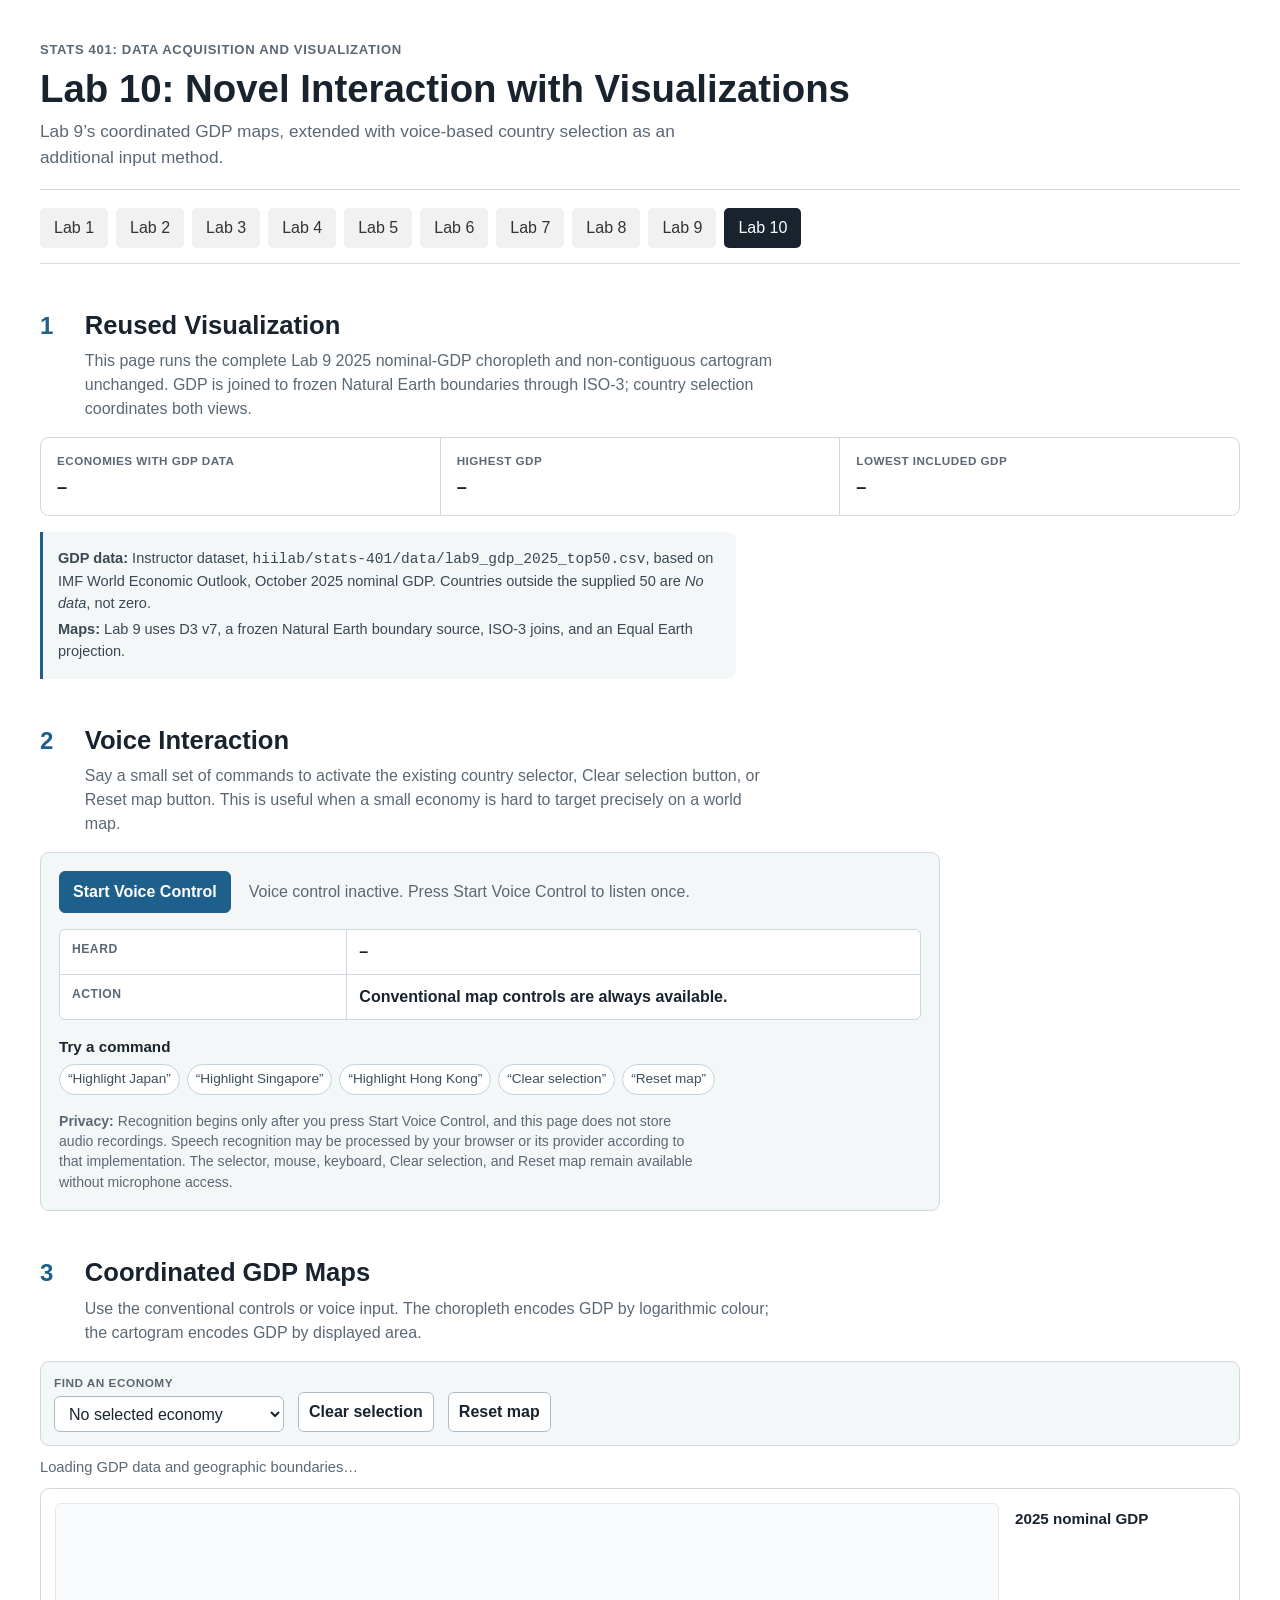
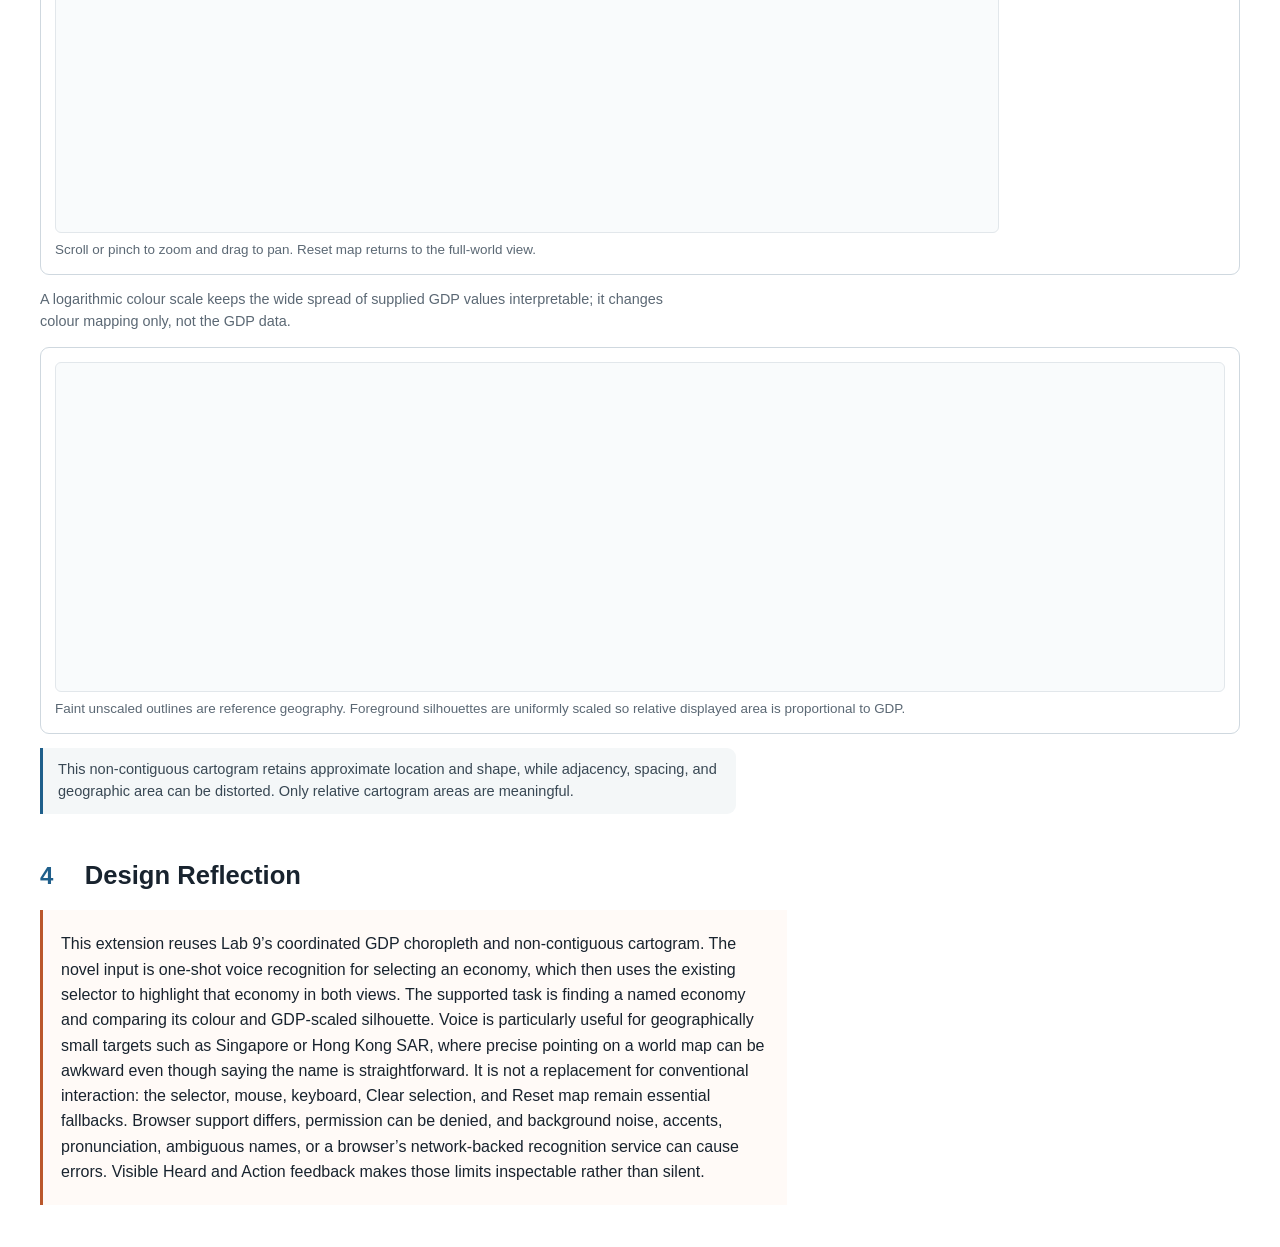
<file: lab10/index.html>
<!DOCTYPE html>
<html lang="en">
<head>
  <meta charset="utf-8">
  <meta name="viewport" content="width=device-width, initial-scale=1">
  <title>Lab 10: Novel Interaction with Visualizations</title>
  <link rel="icon" href="data:,">
  <link rel="stylesheet" href="../css/style.css">
  <link rel="stylesheet" href="../lab9/lab9.css">
  <link rel="stylesheet" href="lab10.css">
</head>
<body class="lab9-page lab10-page">
  <header class="lab9-header">
    <p class="lab9-course">STATS 401: Data Acquisition and Visualization</p>
    <h1>Lab 10: Novel Interaction with Visualizations</h1>
    <p class="lab9-subtitle">Lab 9&rsquo;s coordinated GDP maps, extended with voice-based country selection as an additional input method.</p>
  </header>
  <nav class="lab-nav" aria-label="Lab navigation">
    <a href="../lab1/">Lab 1</a><a href="../lab2/">Lab 2</a><a href="../lab3/">Lab 3</a><a href="../lab4/">Lab 4</a><a href="../lab5/">Lab 5</a><a href="../lab6/">Lab 6</a><a href="../lab7/">Lab 7</a><a href="../lab8/">Lab 8</a><a href="../lab9/">Lab 9</a><a href="../lab10/" aria-current="page">Lab 10</a>
  </nav>
  <main>
    <div id="load-error" class="lab9-error" role="alert" hidden></div>
    <section class="lab9-section" aria-labelledby="reuse-heading">
      <div class="lab9-heading"><p aria-hidden="true">1</p><div><h2 id="reuse-heading">Reused Visualization</h2><p>This page runs the complete Lab 9 2025 nominal-GDP choropleth and non-contiguous cartogram unchanged. GDP is joined to frozen Natural Earth boundaries through ISO-3; country selection coordinates both views.</p></div></div>
      <dl class="lab9-stats" aria-label="GDP dataset summary"><div><dt>Economies with GDP data</dt><dd id="stat-count">&ndash;</dd></div><div><dt>Highest GDP</dt><dd id="stat-high">&ndash;</dd></div><div><dt>Lowest included GDP</dt><dd id="stat-low">&ndash;</dd></div></dl>
      <div class="lab9-source"><p><strong>GDP data:</strong> Instructor dataset, <code>hiilab/stats-401/data/lab9_gdp_2025_top50.csv</code>, based on IMF World Economic Outlook, October 2025 nominal GDP. Countries outside the supplied 50 are <em>No data</em>, not zero.</p><p><strong>Maps:</strong> Lab 9 uses D3 v7, a frozen Natural Earth boundary source, ISO-3 joins, and an Equal Earth projection.</p></div>
    </section>

    <section class="lab9-section" aria-labelledby="voice-heading">
      <div class="lab9-heading"><p aria-hidden="true">2</p><div><h2 id="voice-heading">Voice Interaction</h2><p>Say a small set of commands to activate the existing country selector, Clear selection button, or Reset map button. This is useful when a small economy is hard to target precisely on a world map.</p></div></div>
      <div class="voice-panel">
        <div class="voice-start"><button id="voice-button" type="button">Start Voice Control</button><p id="voice-status" aria-live="polite">Checking browser support for voice control&hellip;</p></div>
        <dl class="voice-feedback"><div><dt>Heard</dt><dd id="voice-heard" aria-live="polite">&ndash;</dd></div><div><dt>Action</dt><dd id="voice-action" aria-live="polite">&ndash;</dd></div></dl>
        <div class="voice-examples"><h3>Try a command</h3><ul><li>&ldquo;Highlight Japan&rdquo;</li><li>&ldquo;Highlight Singapore&rdquo;</li><li>&ldquo;Highlight Hong Kong&rdquo;</li><li>&ldquo;Clear selection&rdquo;</li><li>&ldquo;Reset map&rdquo;</li></ul></div>
        <p class="voice-privacy"><strong>Privacy:</strong> Recognition begins only after you press Start Voice Control, and this page does not store audio recordings. Speech recognition may be processed by your browser or its provider according to that implementation. The selector, mouse, keyboard, Clear selection, and Reset map remain available without microphone access.</p>
      </div>
    </section>

    <section class="lab9-section" aria-labelledby="maps-heading">
      <div class="lab9-heading"><p aria-hidden="true">3</p><div><h2 id="maps-heading">Coordinated GDP Maps</h2><p>Use the conventional controls or voice input. The choropleth encodes GDP by logarithmic colour; the cartogram encodes GDP by displayed area.</p></div></div>
      <div class="lab9-controls" aria-label="Map controls"><div class="lab9-control"><label for="country-select">Find an economy</label><select id="country-select"><option value="">No selected economy</option></select></div><button id="clear-selection" type="button">Clear selection</button><button id="reset-map" type="button">Reset map</button></div>
      <p id="selection-status" class="lab9-status" aria-live="polite">Loading GDP data and geographic boundaries&hellip;</p>
      <div class="lab9-map-card"><figure><svg id="choropleth-map" role="img" aria-labelledby="choropleth-title choropleth-desc"></svg><figcaption>Scroll or pinch to zoom and drag to pan. Reset map returns to the full-world view.</figcaption></figure><aside class="lab9-legend" aria-label="Choropleth legend"><h3>2025 nominal GDP</h3><div id="choropleth-legend"></div></aside></div>
      <p class="lab9-note">A logarithmic colour scale keeps the wide spread of supplied GDP values interpretable; it changes colour mapping only, not the GDP data.</p>
      <div class="lab9-map-card lab9-cart-card"><figure><svg id="cartogram-map" role="img" aria-labelledby="cartogram-title cartogram-desc"></svg><figcaption>Faint unscaled outlines are reference geography. Foreground silhouettes are uniformly scaled so relative displayed area is proportional to GDP.</figcaption></figure></div>
      <p class="lab9-cart-note">This non-contiguous cartogram retains approximate location and shape, while adjacency, spacing, and geographic area can be distorted. Only relative cartogram areas are meaningful.</p>
    </section>

    <section class="lab9-section" aria-labelledby="reflection-heading">
      <div class="lab9-heading"><p aria-hidden="true">4</p><div><h2 id="reflection-heading">Design Reflection</h2></div></div>
      <div id="reflection-text" class="lab10-reflection"><p>This extension reuses Lab 9&rsquo;s coordinated GDP choropleth and non-contiguous cartogram. The novel input is one-shot voice recognition for selecting an economy, which then uses the existing selector to highlight that economy in both views. The supported task is finding a named economy and comparing its colour and GDP-scaled silhouette. Voice is particularly useful for geographically small targets such as Singapore or Hong Kong SAR, where precise pointing on a world map can be awkward even though saying the name is straightforward. It is not a replacement for conventional interaction: the selector, mouse, keyboard, Clear selection, and Reset map remain essential fallbacks. Browser support differs, permission can be denied, and background noise, accents, pronunciation, ambiguous names, or a browser&rsquo;s network-backed recognition service can cause errors. Visible Heard and Action feedback makes those limits inspectable rather than silent.</p></div>
    </section>
  </main>
  <div id="tooltip" class="lab9-tooltip" role="status" aria-hidden="true"></div>
  <script src="https://d3js.org/d3.v7.min.js"></script>
  <script src="../lab9/lab9.js"></script>
  <script>
    // Local deterministic browser-QA seam; inert unless a mockSpeech/mockError
    // query parameter is explicitly supplied. It never accesses a microphone.
    if (new URLSearchParams(window.location.search).has("forceUnsupported")) window.__lab10ForceUnsupported = true;
    if (new URLSearchParams(window.location.search).has("mockSpeech") || new URLSearchParams(window.location.search).has("mockError")) {
      window.__lab10MockSpeechRecognition = class {
        constructor() { window.__lab10MockInstance = this; }
        start() {
          window.__lab10MockStartCount = (window.__lab10MockStartCount || 0) + 1;
          const query = new URLSearchParams(window.location.search);
          if (query.has("mockError")) this.onerror({ error: query.get("mockError") });
          else this.onresult({ results: [[{ transcript: query.get("mockSpeech") || "" }]] });
          this.onend();
        }
      };
    }
  </script>
  <script src="lab10.js"></script>
</body>
</html>
</file>
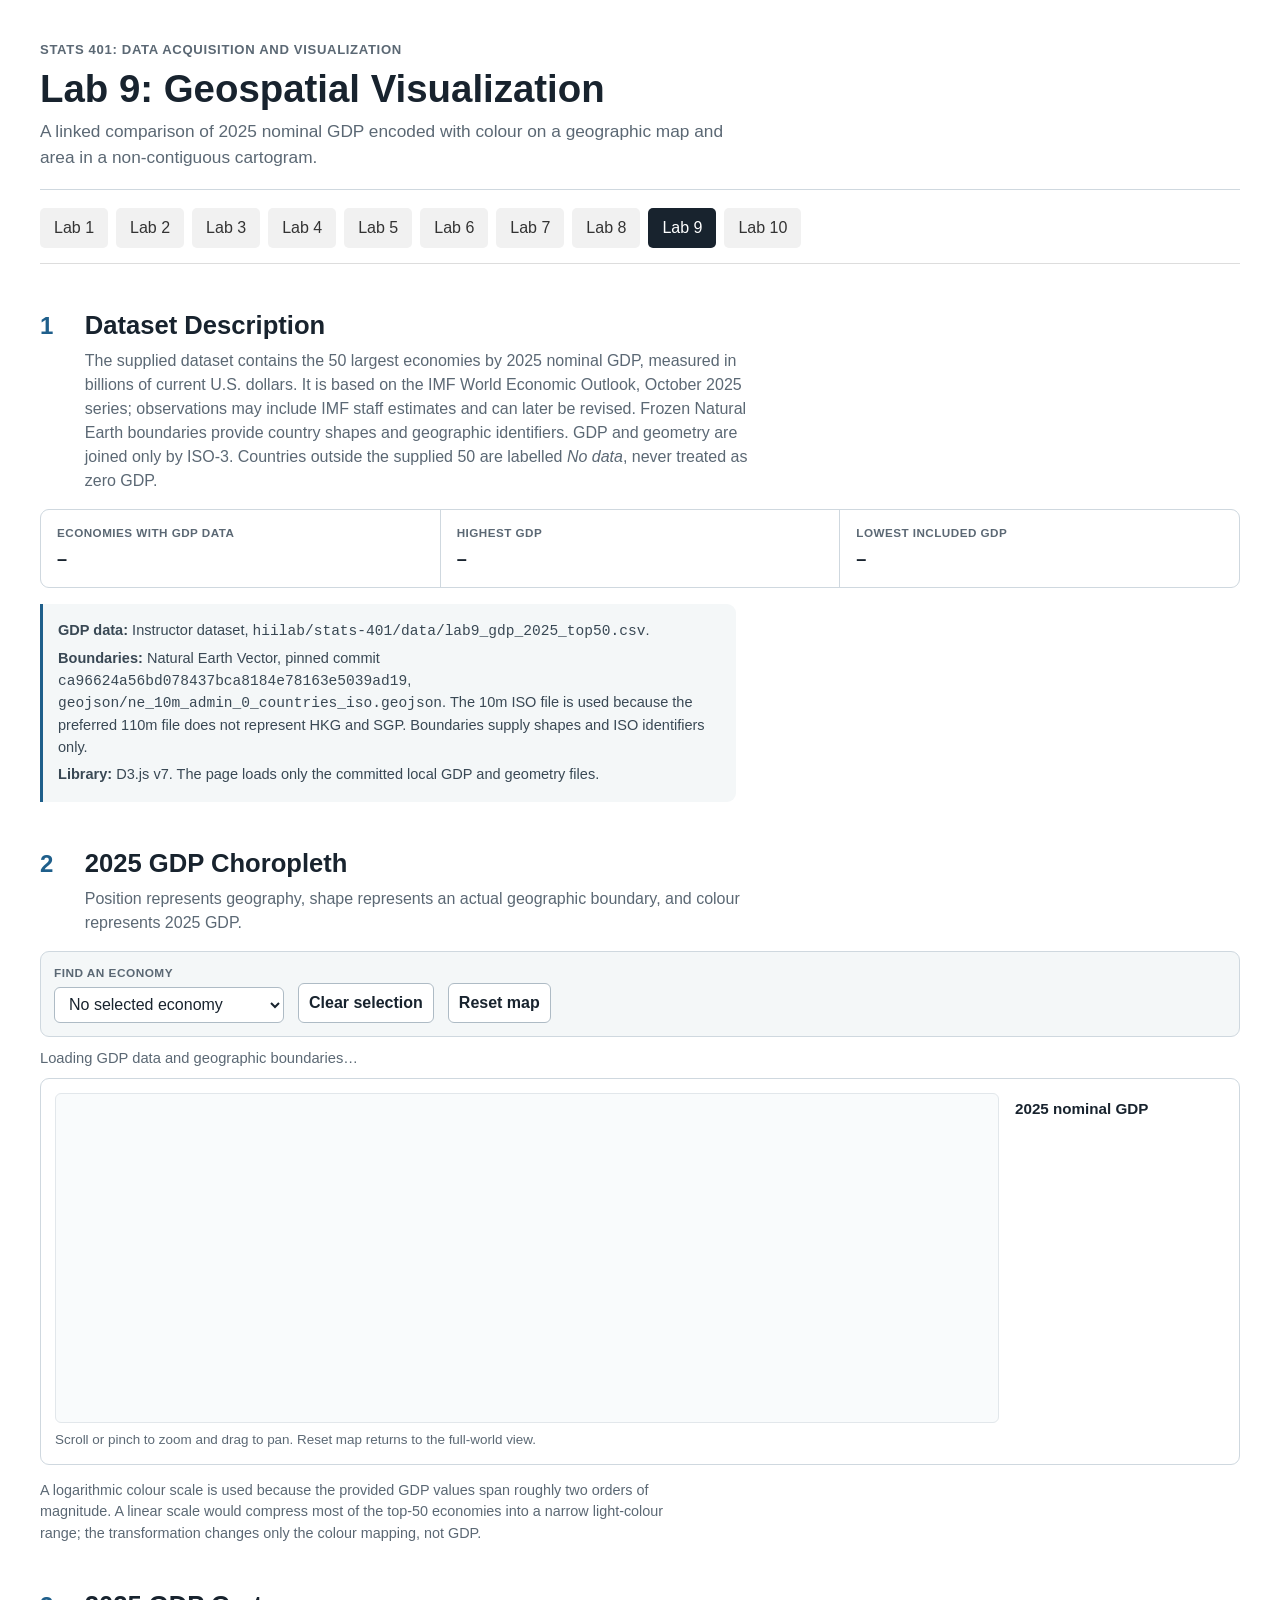
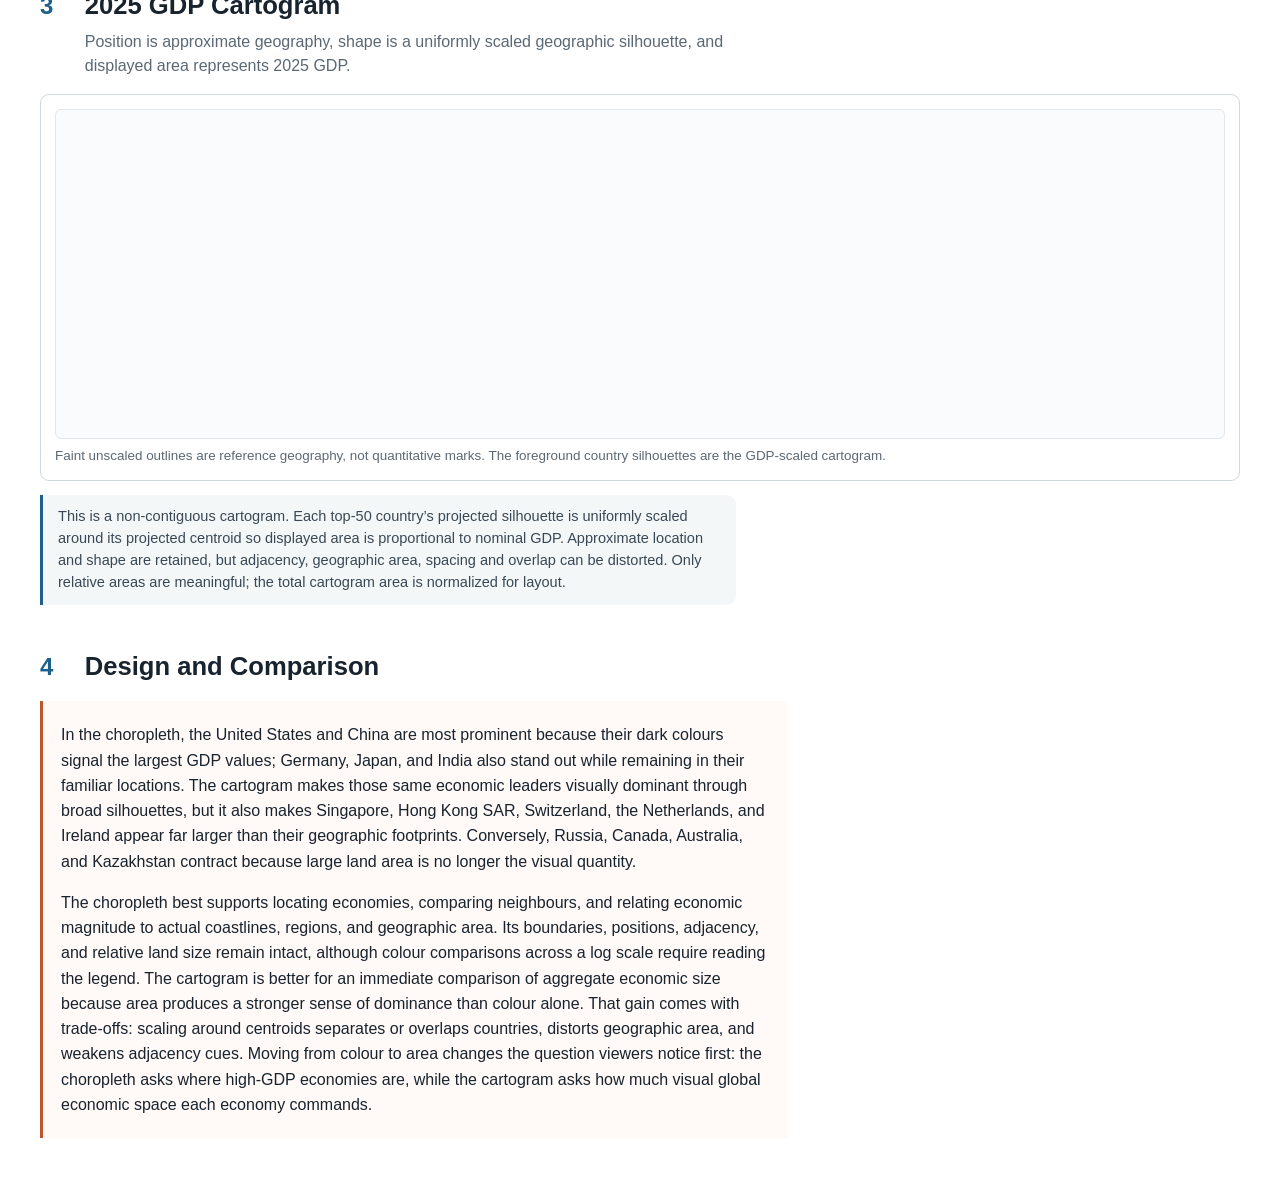
<file: lab9/index.html>
<!DOCTYPE html>
<html lang="en">
<head>
  <meta charset="utf-8">
  <meta name="viewport" content="width=device-width, initial-scale=1">
  <title>Lab 9: Geospatial Visualization</title>
  <link rel="icon" href="data:,">
  <link rel="stylesheet" href="../css/style.css">
  <link rel="stylesheet" href="lab9.css">
</head>
<body class="lab9-page">
  <header class="lab9-header">
    <p class="lab9-course">STATS 401: Data Acquisition and Visualization</p>
    <h1>Lab 9: Geospatial Visualization</h1>
    <p class="lab9-subtitle">A linked comparison of 2025 nominal GDP encoded with colour on a geographic map and area in a non-contiguous cartogram.</p>
  </header>
  <nav class="lab-nav" aria-label="Lab navigation">
    <a href="../lab1/">Lab 1</a><a href="../lab2/">Lab 2</a><a href="../lab3/">Lab 3</a><a href="../lab4/">Lab 4</a><a href="../lab5/">Lab 5</a><a href="../lab6/">Lab 6</a><a href="../lab7/">Lab 7</a><a href="../lab8/">Lab 8</a><a href="../lab9/" aria-current="page">Lab 9</a><a href="../lab10/">Lab 10</a>
  </nav>
  <main>
    <div id="load-error" class="lab9-error" role="alert" hidden></div>
    <section class="lab9-section" aria-labelledby="dataset-heading">
      <div class="lab9-heading"><p aria-hidden="true">1</p><div><h2 id="dataset-heading">Dataset Description</h2><p>The supplied dataset contains the 50 largest economies by 2025 nominal GDP, measured in billions of current U.S. dollars. It is based on the IMF World Economic Outlook, October 2025 series; observations may include IMF staff estimates and can later be revised. Frozen Natural Earth boundaries provide country shapes and geographic identifiers. GDP and geometry are joined only by ISO-3. Countries outside the supplied 50 are labelled <em>No data</em>, never treated as zero GDP.</p></div></div>
      <dl class="lab9-stats" aria-label="GDP dataset summary"><div><dt>Economies with GDP data</dt><dd id="stat-count">&ndash;</dd></div><div><dt>Highest GDP</dt><dd id="stat-high">&ndash;</dd></div><div><dt>Lowest included GDP</dt><dd id="stat-low">&ndash;</dd></div></dl>
      <div class="lab9-source"><p><strong>GDP data:</strong> Instructor dataset, <code>hiilab/stats-401/data/lab9_gdp_2025_top50.csv</code>.</p><p><strong>Boundaries:</strong> Natural Earth Vector, pinned commit <code>ca96624a56bd078437bca8184e78163e5039ad19</code>, <code>geojson/ne_10m_admin_0_countries_iso.geojson</code>. The 10m ISO file is used because the preferred 110m file does not represent HKG and SGP. Boundaries supply shapes and ISO identifiers only.</p><p><strong>Library:</strong> D3.js v7. The page loads only the committed local GDP and geometry files.</p></div>
    </section>
    <section class="lab9-section" aria-labelledby="choropleth-heading">
      <div class="lab9-heading"><p aria-hidden="true">2</p><div><h2 id="choropleth-heading">2025 GDP Choropleth</h2><p>Position represents geography, shape represents an actual geographic boundary, and colour represents 2025 GDP.</p></div></div>
      <div class="lab9-controls" aria-label="Map controls"><div class="lab9-control"><label for="country-select">Find an economy</label><select id="country-select"><option value="">No selected economy</option></select></div><button id="clear-selection" type="button">Clear selection</button><button id="reset-map" type="button">Reset map</button></div>
      <p id="selection-status" class="lab9-status" aria-live="polite">Loading GDP data and geographic boundaries&hellip;</p>
      <div class="lab9-map-card"><figure><svg id="choropleth-map" role="img" aria-labelledby="choropleth-title choropleth-desc"></svg><figcaption>Scroll or pinch to zoom and drag to pan. Reset map returns to the full-world view.</figcaption></figure><aside class="lab9-legend" aria-label="Choropleth legend"><h3>2025 nominal GDP</h3><div id="choropleth-legend"></div></aside></div>
      <p class="lab9-note">A logarithmic colour scale is used because the provided GDP values span roughly two orders of magnitude. A linear scale would compress most of the top-50 economies into a narrow light-colour range; the transformation changes only the colour mapping, not GDP.</p>
    </section>
    <section class="lab9-section" aria-labelledby="cartogram-heading">
      <div class="lab9-heading"><p aria-hidden="true">3</p><div><h2 id="cartogram-heading">2025 GDP Cartogram</h2><p>Position is approximate geography, shape is a uniformly scaled geographic silhouette, and displayed area represents 2025 GDP.</p></div></div>
      <div class="lab9-map-card lab9-cart-card"><figure><svg id="cartogram-map" role="img" aria-labelledby="cartogram-title cartogram-desc"></svg><figcaption>Faint unscaled outlines are reference geography, not quantitative marks. The foreground country silhouettes are the GDP-scaled cartogram.</figcaption></figure></div>
      <p class="lab9-cart-note">This is a non-contiguous cartogram. Each top-50 country&rsquo;s projected silhouette is uniformly scaled around its projected centroid so displayed area is proportional to nominal GDP. Approximate location and shape are retained, but adjacency, geographic area, spacing and overlap can be distorted. Only relative areas are meaningful; the total cartogram area is normalized for layout.</p>
    </section>
    <section class="lab9-section" aria-labelledby="comparison-heading">
      <div class="lab9-heading"><p aria-hidden="true">4</p><div><h2 id="comparison-heading">Design and Comparison</h2></div></div>
      <div id="comparison-text" class="lab9-comparison"><p>In the choropleth, the United States and China are most prominent because their dark colours signal the largest GDP values; Germany, Japan, and India also stand out while remaining in their familiar locations. The cartogram makes those same economic leaders visually dominant through broad silhouettes, but it also makes Singapore, Hong Kong SAR, Switzerland, the Netherlands, and Ireland appear far larger than their geographic footprints. Conversely, Russia, Canada, Australia, and Kazakhstan contract because large land area is no longer the visual quantity.</p><p>The choropleth best supports locating economies, comparing neighbours, and relating economic magnitude to actual coastlines, regions, and geographic area. Its boundaries, positions, adjacency, and relative land size remain intact, although colour comparisons across a log scale require reading the legend. The cartogram is better for an immediate comparison of aggregate economic size because area produces a stronger sense of dominance than colour alone. That gain comes with trade-offs: scaling around centroids separates or overlaps countries, distorts geographic area, and weakens adjacency cues. Moving from colour to area changes the question viewers notice first: the choropleth asks where high-GDP economies are, while the cartogram asks how much visual global economic space each economy commands.</p></div>
    </section>
  </main>
  <div id="tooltip" class="lab9-tooltip" role="status" aria-hidden="true"></div>
  <script src="https://d3js.org/d3.v7.min.js"></script>
  <script src="lab9.js"></script>
</body>
</html>
</file>
<file: css/style.css>
body {
  font-family: Arial, Helvetica, sans-serif;
  max-width: 800px;
  margin: 40px auto;
  padding: 0 20px;
  color: #222;
  line-height: 1.5;
}

h1 {
  font-size: 26px;
  margin-bottom: 8px;
}

.lab-nav {
  display: flex;
  flex-wrap: wrap;
  gap: 8px;
  margin: 30px 0;
  padding-bottom: 15px;
  border-bottom: 1px solid #ddd;
}

.lab-nav a {
  padding: 8px 14px;
  text-decoration: none;
  background: #f1f1f1;
  color: #333;
  border-radius: 5px;
}

.lab-nav a:hover {
  background: #333;
  color: white;
}

a {
  color: #1f6feb;
  text-decoration: none;
}

a:hover {
  text-decoration: underline;
}

.chart {
  margin-top: 20px;
  overflow-x: auto;
}

.bar {
  fill: steelblue;
}

.bar:hover {
  fill: #2b6a99;
}

.label {
  font-size: 12px;
  fill: #333;
  text-anchor: middle;
}

body.lab2-page {
  max-width: 960px;
}

.lab2-chart {
  margin-top: 20px;
  overflow-x: auto;
}

.city-label {
  font-size: 12px;
  fill: #333;
  text-anchor: end;
}

.temperature-dot {
  stroke: #fff;
  stroke-width: 1px;
}

.city-bar:hover,
.temperature-dot:hover {
  opacity: 0.8;
}

.axis-title {
  font-size: 12px;
  fill: #333;
  text-anchor: middle;
}

.legend-title {
  font-size: 12px;
  font-weight: bold;
  fill: #333;
}

.legend-text {
  font-size: 12px;
  fill: #333;
}

.lab2-tooltip {
  position: absolute;
  display: none;
  pointer-events: none;
  background: #fff;
  border: 1px solid #ccc;
  border-radius: 4px;
  padding: 6px 10px;
  font-size: 12px;
  line-height: 1.4;
  box-shadow: 0 1px 3px rgba(0, 0, 0, 0.2);
}

.design-justification {
  margin-top: 30px;
}

body.lab3-page {
  max-width: 1000px;
}

.lab3-summary {
  margin: 20px 0;
  padding: 12px 16px;
  background: #f7f7f7;
  border-left: 3px solid #ccc;
}

.lab3-summary p {
  margin: 6px 0;
}

.lab3-table-wrap {
  max-height: 500px;
  overflow: auto;
  border: 1px solid #ddd;
}

.lab3-table {
  border-collapse: collapse;
  font-size: 13px;
  white-space: nowrap;
}

.lab3-table th,
.lab3-table td {
  padding: 6px 10px;
  border-bottom: 1px solid #eee;
  text-align: left;
}

.lab3-table th {
  position: sticky;
  top: 0;
  background: #f1f1f1;
  cursor: pointer;
  user-select: none;
}

.lab3-table th:hover {
  background: #e2e2e2;
}

.lab3-table tbody tr:hover {
  background: #fafafa;
}

body.lab4-page {
  max-width: 900px;
}

.lab4-summary {
  margin: 20px 0;
  padding: 12px 16px;
  background: #f7f7f7;
  border-left: 3px solid #ccc;
}

.lab4-summary p {
  margin: 6px 0;
}

.lab4-chart-wrap {
  margin-top: 20px;
  overflow-x: auto;
}

.lab4-segment {
  stroke: #fff;
  stroke-width: 1px;
}

.lab4-segment:hover {
  opacity: 0.85;
}

.lab4-segment-label {
  font-size: 11px;
  fill: #fff;
  text-anchor: middle;
  pointer-events: none;
}

.lab4-chart-title {
  font-size: 14px;
  font-weight: bold;
  fill: #222;
}

.lab4-axis-title {
  font-size: 12px;
  fill: #333;
  text-anchor: middle;
}

.lab4-legend-title {
  font-size: 12px;
  font-weight: bold;
  fill: #333;
}

.lab4-legend-text {
  font-size: 12px;
  fill: #333;
}

.lab4-totals {
  font-size: 13px;
  color: #555;
}

.lab4-caveat {
  font-size: 13px;
  padding: 10px 14px;
  background: #fdf6e3;
  border-left: 3px solid #d9b45b;
}

.lab4-tooltip {
  position: absolute;
  display: none;
  pointer-events: none;
  background: #fff;
  border: 1px solid #ccc;
  border-radius: 4px;
  padding: 6px 10px;
  font-size: 12px;
  line-height: 1.4;
  box-shadow: 0 1px 3px rgba(0, 0, 0, 0.2);
}

.lab4-analysis {
  margin-top: 24px;
}
</file>
<file: lab9/lab9.css>
:root { --l9-ink:#18232e; --l9-muted:#5b6874; --l9-line:#cfd8df; --l9-soft:#f4f7f8; --l9-blue:#1f5f8b; --l9-accent:#ba572c; --l9-no-data:#d8dce0; --l9-radius:9px; }
body.lab9-page { box-sizing:border-box; max-width:1240px; background:#fff; color:var(--l9-ink); overflow-x:hidden; }
.lab9-page *, .lab9-page *::before, .lab9-page *::after { box-sizing:inherit; }
.lab9-header { border-bottom:1px solid var(--l9-line); padding-bottom:18px; }.lab9-course { margin:0 0 6px; color:var(--l9-muted); font-size:.82rem; font-weight:700; letter-spacing:.05em; text-transform:uppercase; }.lab9-page h1 { margin:0; font-size:clamp(1.7rem,4vw,2.4rem); line-height:1.18; }.lab9-subtitle { margin:8px 0 0; max-width:72ch; color:var(--l9-muted); font-size:1.08rem; }.lab9-page .lab-nav { margin:18px 0 30px; }.lab9-page .lab-nav a[aria-current="page"] { color:#fff; background:var(--l9-ink); }
.lab9-section { margin:42px 0; }.lab9-heading { display:flex; gap:16px; align-items:baseline; margin-bottom:16px; }.lab9-heading > p { margin:0; min-width:1.2em; color:var(--l9-blue); font-size:1.5rem; font-weight:700; }.lab9-heading h2 { margin:0; font-size:clamp(1.25rem,2.4vw,1.6rem); }.lab9-heading div > p { max-width:78ch; margin:5px 0 0; color:var(--l9-muted); }
.lab9-stats { display:grid; grid-template-columns:repeat(3,minmax(0,1fr)); gap:1px; margin:16px 0; overflow:hidden; border:1px solid var(--l9-line); border-radius:var(--l9-radius); background:var(--l9-line); }.lab9-stats div { padding:14px 16px; background:#fff; }.lab9-stats dt { color:var(--l9-muted); font-size:.73rem; font-weight:700; letter-spacing:.04em; text-transform:uppercase; }.lab9-stats dd { margin:4px 0 0; font-size:1.13rem; font-weight:700; font-variant-numeric:tabular-nums; }
.lab9-source,.lab9-cart-note { max-width:86ch; padding:11px 15px; border-left:3px solid var(--l9-blue); border-radius:0 var(--l9-radius) var(--l9-radius) 0; background:var(--l9-soft); color:#394854; font-size:.91rem; }.lab9-source p { margin:5px 0; }.lab9-source code { overflow-wrap:anywhere; }
.lab9-controls { display:flex; flex-wrap:wrap; gap:10px 14px; align-items:end; margin:0 0 10px; padding:13px; border:1px solid var(--l9-line); border-radius:var(--l9-radius); background:var(--l9-soft); }.lab9-control { display:flex; flex-direction:column; gap:4px; }.lab9-control label { color:var(--l9-muted); font-size:.74rem; font-weight:700; letter-spacing:.04em; text-transform:uppercase; }.lab9-control select,.lab9-controls button { min-height:36px; padding:7px 10px; border:1px solid #aebbc5; border-radius:6px; background:#fff; color:var(--l9-ink); font:inherit; }.lab9-control select { min-width:230px; }.lab9-controls button { cursor:pointer; font-weight:700; }.lab9-controls button:hover { background:#e7f0f6; }.lab9-page select:focus-visible,.lab9-page button:focus-visible,.country-path:focus-visible { outline:3px solid var(--l9-accent); outline-offset:2px; }
.lab9-status { margin:0 0 9px; color:var(--l9-muted); font-size:.92rem; }.lab9-map-card { display:grid; grid-template-columns:minmax(0,1fr) 210px; gap:16px; align-items:start; padding:14px; border:1px solid var(--l9-line); border-radius:var(--l9-radius); background:#fff; }.lab9-cart-card { display:block; }.lab9-map-card figure { min-width:0; margin:0; }.lab9-map-card svg { display:block; width:100%; min-height:330px; height:auto; overflow:visible; background:#f9fbfc; border:1px solid #e2e7eb; border-radius:6px; }.lab9-map-card figcaption { margin-top:7px; color:var(--l9-muted); font-size:.84rem; }.lab9-legend { padding:5px 0; }.lab9-legend h3 { margin:0 0 10px; font-size:.95rem; }.legend-gradient { display:block; width:100%; height:15px; border:1px solid #b9c3ca; border-radius:3px; }.legend-ticks { display:flex; justify-content:space-between; gap:4px; margin-top:5px; font-size:.72rem; color:var(--l9-muted); }.legend-no-data { display:flex; align-items:center; gap:7px; margin-top:17px; color:var(--l9-muted); font-size:.83rem; }.legend-swatch { width:18px; height:14px; border:1px solid #aab4ba; background:var(--l9-no-data); border-radius:2px; }
.country-path { vector-effect:non-scaling-stroke; cursor:pointer; stroke:#fff; stroke-width:.45px; }.country-path.no-data { fill:var(--l9-no-data); }.country-path.is-active { stroke:#111d28; stroke-width:2.4px; opacity:1; }.country-path.is-dim { opacity:.36; }.cart-background { fill:none; stroke:#aeb9c1; stroke-width:.4px; vector-effect:non-scaling-stroke; pointer-events:none; }.cartogram-country { fill:#4b7895; stroke:#fff; stroke-width:.65px; vector-effect:non-scaling-stroke; cursor:pointer; }.cartogram-country.is-active { fill:#3c6f8e; stroke:#14212b; stroke-width:2.8px; }.cartogram-country.is-dim { opacity:.3; }
.lab9-note { max-width:83ch; color:var(--l9-muted); font-size:.9rem; }.lab9-comparison { max-width:84ch; padding:5px 18px; border-left:3px solid var(--l9-accent); background:#fffaf7; }.lab9-comparison p { line-height:1.58; }.lab9-tooltip { position:fixed; z-index:10; max-width:260px; padding:9px 11px; border:1px solid #93a3ae; border-radius:6px; background:#172630; color:#fff; box-shadow:0 3px 10px #0003; font-size:.84rem; line-height:1.35; pointer-events:none; }.lab9-tooltip[aria-hidden="true"] { display:none; }.lab9-tooltip .tip-name { font-weight:700; }.lab9-error { margin:16px 0; padding:12px; border:1px solid #b44943; border-radius:6px; color:#7c2722; background:#fff3f2; }
@media (max-width:700px) { .lab9-map-card { grid-template-columns:1fr; }.lab9-map-card svg { min-height:260px; }.lab9-stats { grid-template-columns:1fr; }.lab9-heading { gap:10px; }.lab9-controls { align-items:stretch; }.lab9-control select { width:100%; min-width:0; }.lab9-controls button { flex:1 1 130px; } } @media (prefers-reduced-motion:reduce) { * { scroll-behavior:auto !important; transition:none !important; animation:none !important; } }
</file>
<file: lab10/lab10.css>
.voice-panel { max-width:900px; padding:18px; border:1px solid var(--l9-line); border-radius:var(--l9-radius); background:var(--l9-soft); }
.voice-start { display:flex; flex-wrap:wrap; align-items:center; gap:12px 18px; }.voice-start button { min-height:39px; padding:8px 13px; border:1px solid #1f5f8b; border-radius:6px; background:var(--l9-blue); color:#fff; font:inherit; font-weight:700; cursor:pointer; }.voice-start button:hover:not(:disabled) { background:#174a6e; }.voice-start button:disabled { cursor:not-allowed; opacity:.62; }.voice-start button:focus-visible { outline:3px solid var(--l9-accent); outline-offset:2px; }.voice-start p { margin:0; color:var(--l9-muted); }
.voice-feedback { display:grid; grid-template-columns:1fr 2fr; gap:1px; overflow:hidden; margin:16px 0; border:1px solid var(--l9-line); border-radius:6px; background:var(--l9-line); }.voice-feedback div { display:contents; }.voice-feedback dt,.voice-feedback dd { margin:0; padding:10px 12px; background:#fff; }.voice-feedback dt { color:var(--l9-muted); font-size:.76rem; font-weight:700; letter-spacing:.04em; text-transform:uppercase; }.voice-feedback dd { font-weight:600; }
.voice-examples h3 { margin:0 0 5px; font-size:.95rem; }.voice-examples ul { display:flex; flex-wrap:wrap; gap:7px; margin:0; padding:0; list-style:none; }.voice-examples li { padding:4px 8px; border:1px solid #c5d2da; border-radius:999px; background:#fff; color:#39505f; font-size:.85rem; }.voice-privacy { max-width:82ch; margin:16px 0 0; color:var(--l9-muted); font-size:.88rem; line-height:1.45; }.lab10-reflection { max-width:84ch; padding:5px 18px; border-left:3px solid var(--l9-accent); background:#fffaf7; }.lab10-reflection p { line-height:1.58; }
@media (max-width:600px) { .voice-feedback { grid-template-columns:1fr; }.voice-feedback dt { padding-bottom:2px; }.voice-feedback dd { padding-top:2px; } }
</file>
